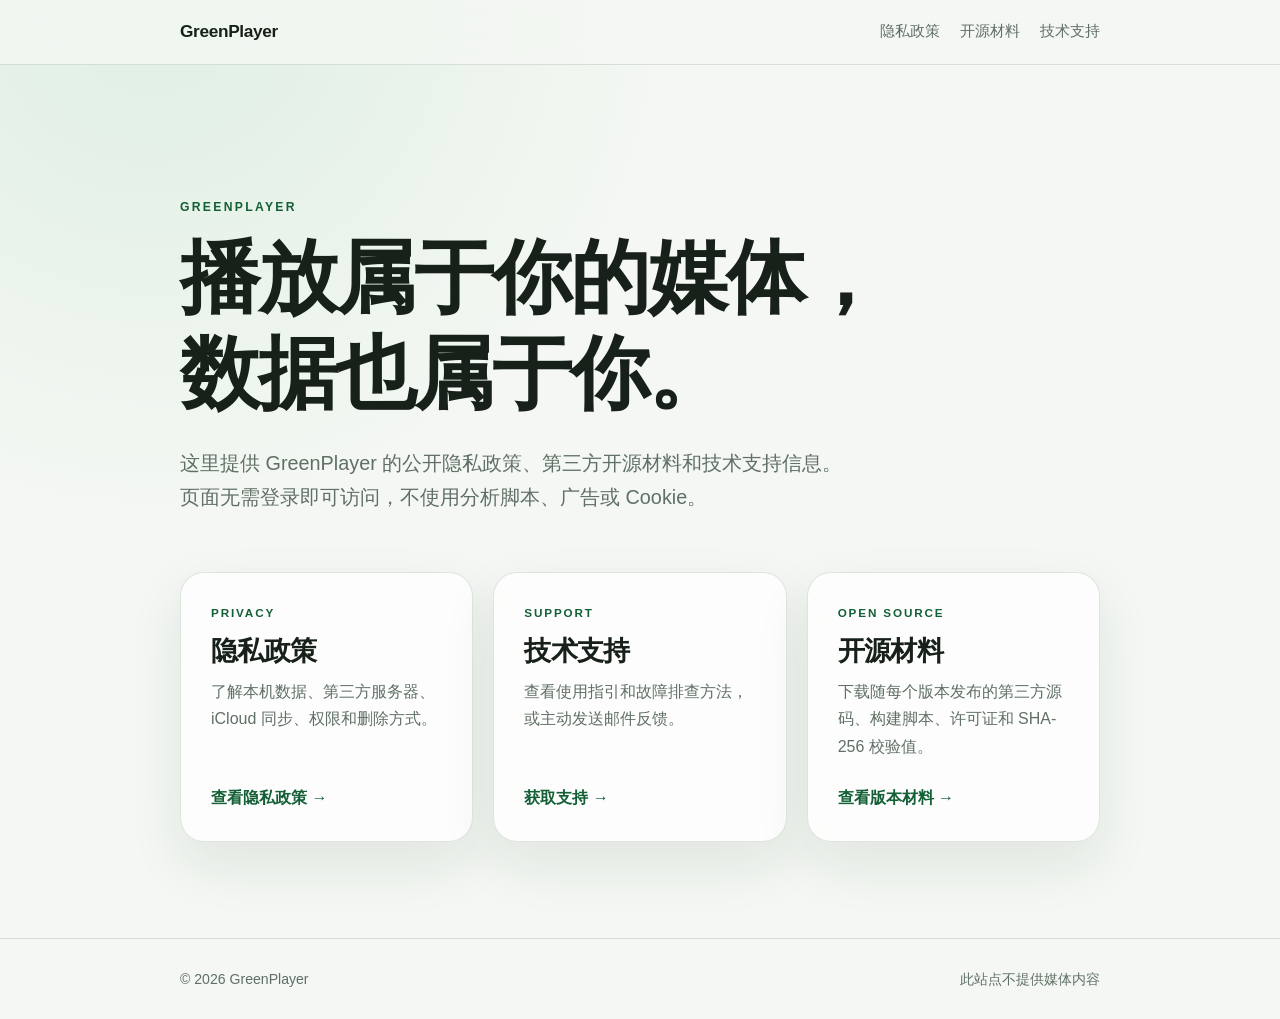
<file: index.html>
<!doctype html>
<html lang="zh-CN">
<head>
  <meta charset="utf-8">
  <meta name="viewport" content="width=device-width, initial-scale=1">
  <meta name="description" content="GreenPlayer 隐私政策、开源材料与支持中心">
  <title>GreenPlayer · 隐私、开源与支持</title>
  <link rel="stylesheet" href="assets/style.css">
</head>
<body>
  <header class="site-header">
    <div class="shell nav">
      <a class="brand" href="./" aria-label="GreenPlayer 首页">GreenPlayer</a>
      <nav aria-label="主要导航">
        <a href="privacy/">隐私政策</a>
        <a href="opensource/">开源材料</a>
        <a href="support/">技术支持</a>
      </nav>
    </div>
  </header>

  <main class="shell hero">
    <p class="eyebrow">GREENPLAYER</p>
    <h1>播放属于你的媒体，<br>数据也属于你。</h1>
    <p class="lead">这里提供 GreenPlayer 的公开隐私政策、第三方开源材料和技术支持信息。页面无需登录即可访问，不使用分析脚本、广告或 Cookie。</p>

    <div class="card-grid">
      <a class="card" href="privacy/">
        <span class="card-kicker">PRIVACY</span>
        <h2>隐私政策</h2>
        <p>了解本机数据、第三方服务器、iCloud 同步、权限和删除方式。</p>
        <span class="card-action">查看隐私政策 →</span>
      </a>
      <a class="card" href="support/">
        <span class="card-kicker">SUPPORT</span>
        <h2>技术支持</h2>
        <p>查看使用指引和故障排查方法，或主动发送邮件反馈。</p>
        <span class="card-action">获取支持 →</span>
      </a>
      <a class="card" href="opensource/">
        <span class="card-kicker">OPEN SOURCE</span>
        <h2>开源材料</h2>
        <p>下载随每个版本发布的第三方源码、构建脚本、许可证和 SHA-256 校验值。</p>
        <span class="card-action">查看版本材料 →</span>
      </a>
    </div>
  </main>

  <footer class="site-footer">
    <div class="shell footer-row">
      <span>© 2026 GreenPlayer</span>
      <span>此站点不提供媒体内容</span>
    </div>
  </footer>
</body>
</html>
</file>
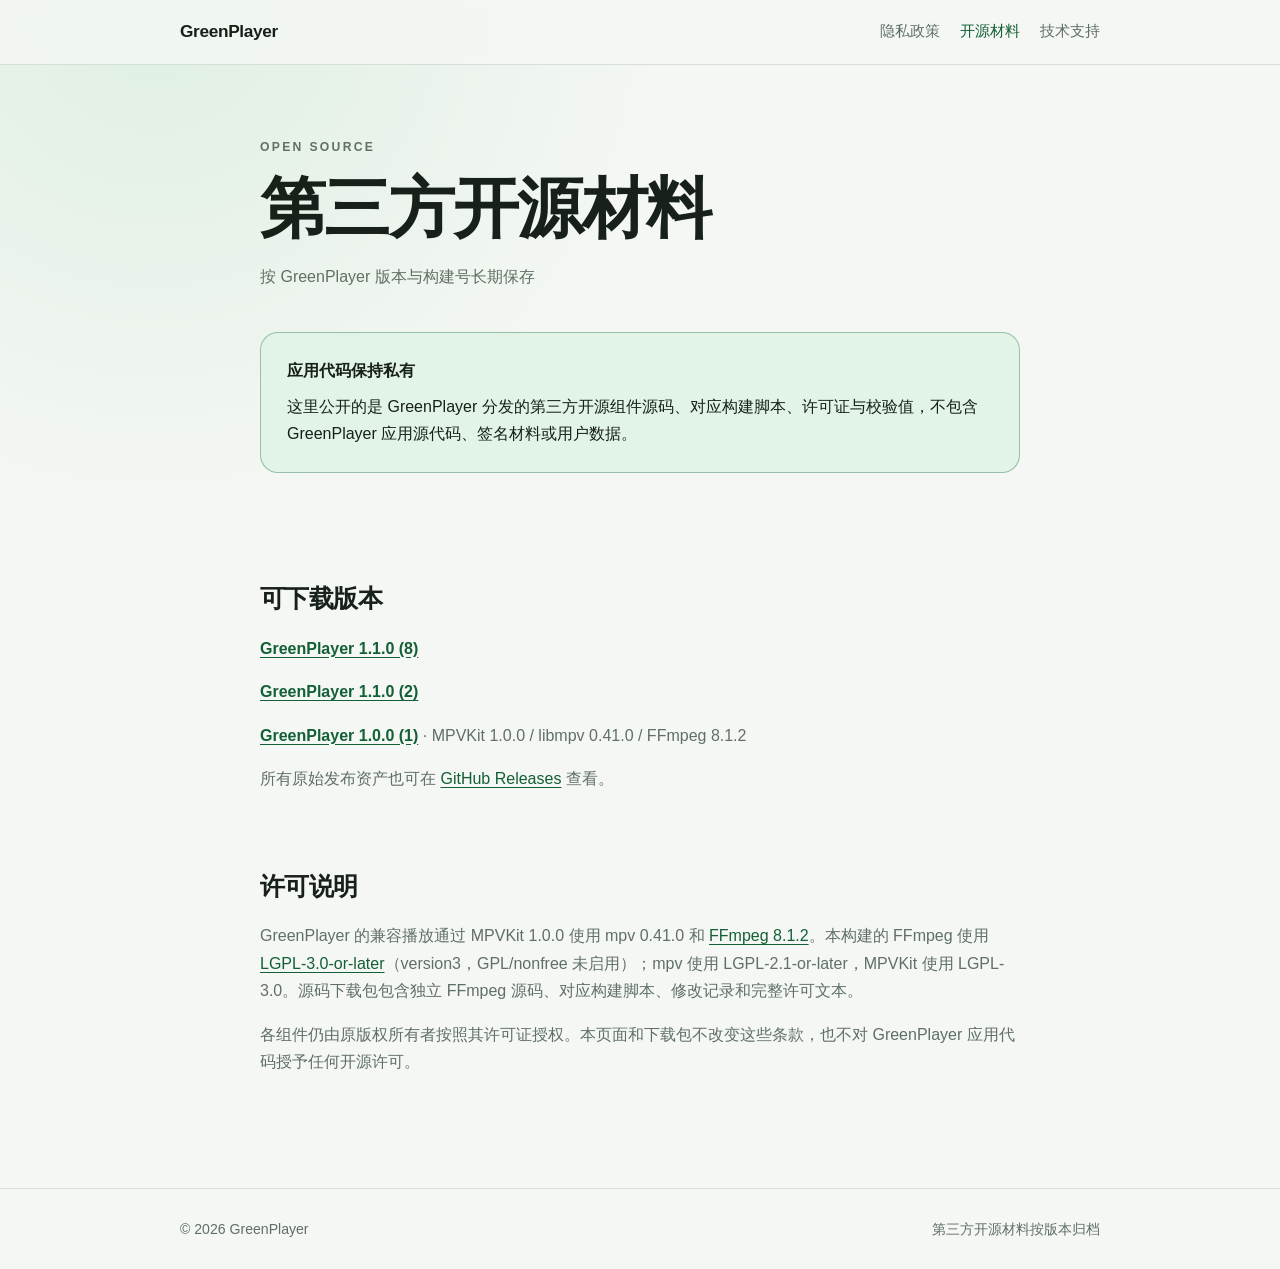
<file: opensource/index.html>
<!doctype html>
<html lang="zh-CN">
<head>
  <meta charset="utf-8">
  <meta name="viewport" content="width=device-width, initial-scale=1">
  <meta name="description" content="GreenPlayer 每个版本对应的第三方开源源码、构建与许可材料">
  <title>开源材料 · GreenPlayer</title>
  <link rel="stylesheet" href="../assets/style.css">
</head>
<body>
  <header class="site-header">
    <div class="shell nav">
      <a class="brand" href="../">GreenPlayer</a>
      <nav aria-label="主要导航">
        <a href="../privacy/">隐私政策</a>
        <a href="./" aria-current="page">开源材料</a>
        <a href="../support/">技术支持</a>
      </nav>
    </div>
  </header>

  <main class="shell document">
    <p class="eyebrow">OPEN SOURCE</p>
    <h1>第三方开源材料</h1>
    <p class="document-meta">按 GreenPlayer 版本与构建号长期保存</p>

    <div class="summary">
      <strong>应用代码保持私有</strong>
      <p>这里公开的是 GreenPlayer 分发的第三方开源组件源码、对应构建脚本、许可证与校验值，不包含 GreenPlayer 应用源代码、签名材料或用户数据。</p>
    </div>

    <section>
      <h2>可下载版本</h2>
      <!-- RELEASES:START -->
      <p><a href="1.1.0-8/"><strong>GreenPlayer 1.1.0 (8)</strong></a></p>
      <p><a href="1.1.0-2/"><strong>GreenPlayer 1.1.0 (2)</strong></a></p>
      <p><a href="1.0.0-1/"><strong>GreenPlayer 1.0.0 (1)</strong></a> · MPVKit 1.0.0 / libmpv 0.41.0 / FFmpeg 8.1.2</p>
      <!-- RELEASES:END -->
      <p>所有原始发布资产也可在 <a href="https://github.com/AKAGreen/greenplayer-support/releases">GitHub Releases</a> 查看。</p>
    </section>

    <section>
      <h2>许可说明</h2>
      <p>GreenPlayer 的兼容播放通过 MPVKit 1.0.0 使用 mpv 0.41.0 和 <a href="https://ffmpeg.org/">FFmpeg 8.1.2</a>。本构建的 FFmpeg 使用 <a href="https://www.gnu.org/licenses/lgpl-3.0.html">LGPL-3.0-or-later</a>（version3，GPL/nonfree 未启用）；mpv 使用 LGPL-2.1-or-later，MPVKit 使用 LGPL-3.0。源码下载包包含独立 FFmpeg 源码、对应构建脚本、修改记录和完整许可文本。</p>
      <p>各组件仍由原版权所有者按照其许可证授权。本页面和下载包不改变这些条款，也不对 GreenPlayer 应用代码授予任何开源许可。</p>
    </section>
  </main>

  <footer class="site-footer">
    <div class="shell footer-row">
      <span>© 2026 GreenPlayer</span>
      <span>第三方开源材料按版本归档</span>
    </div>
  </footer>
</body>
</html>
</file>
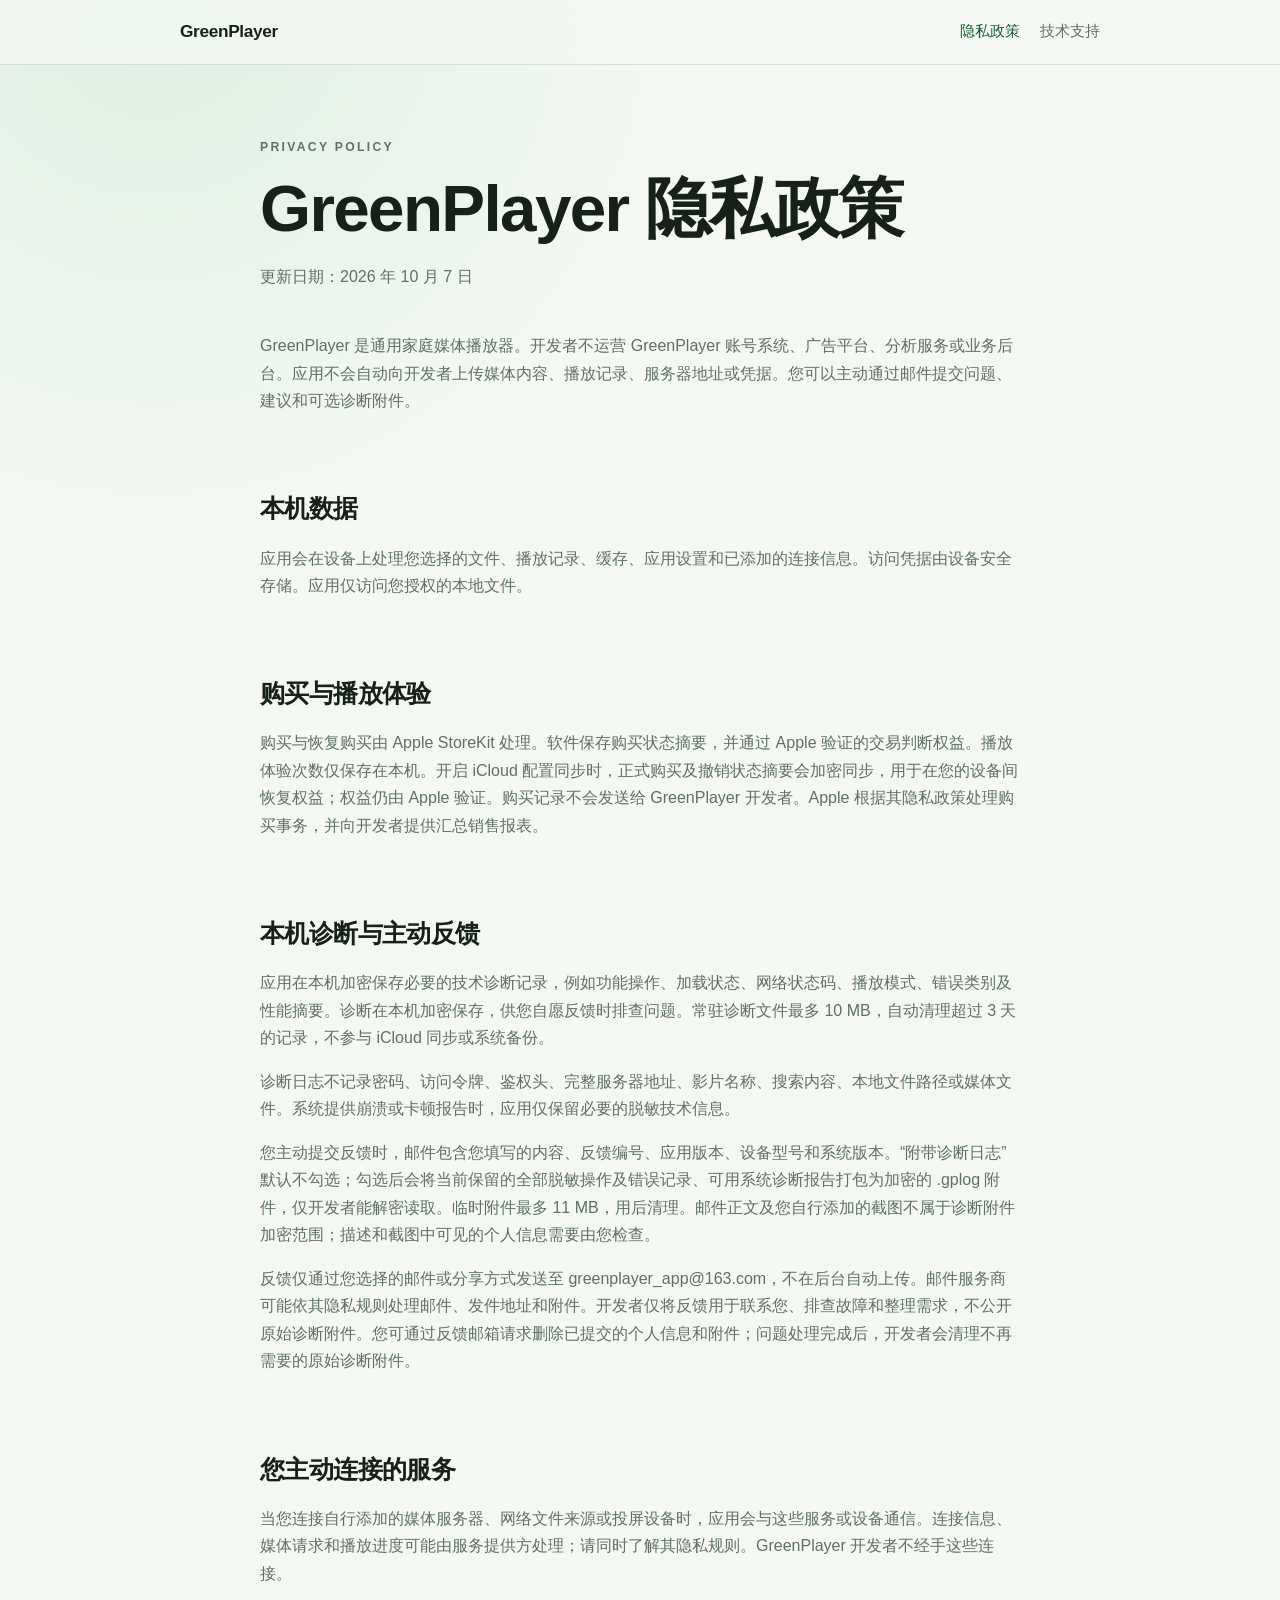
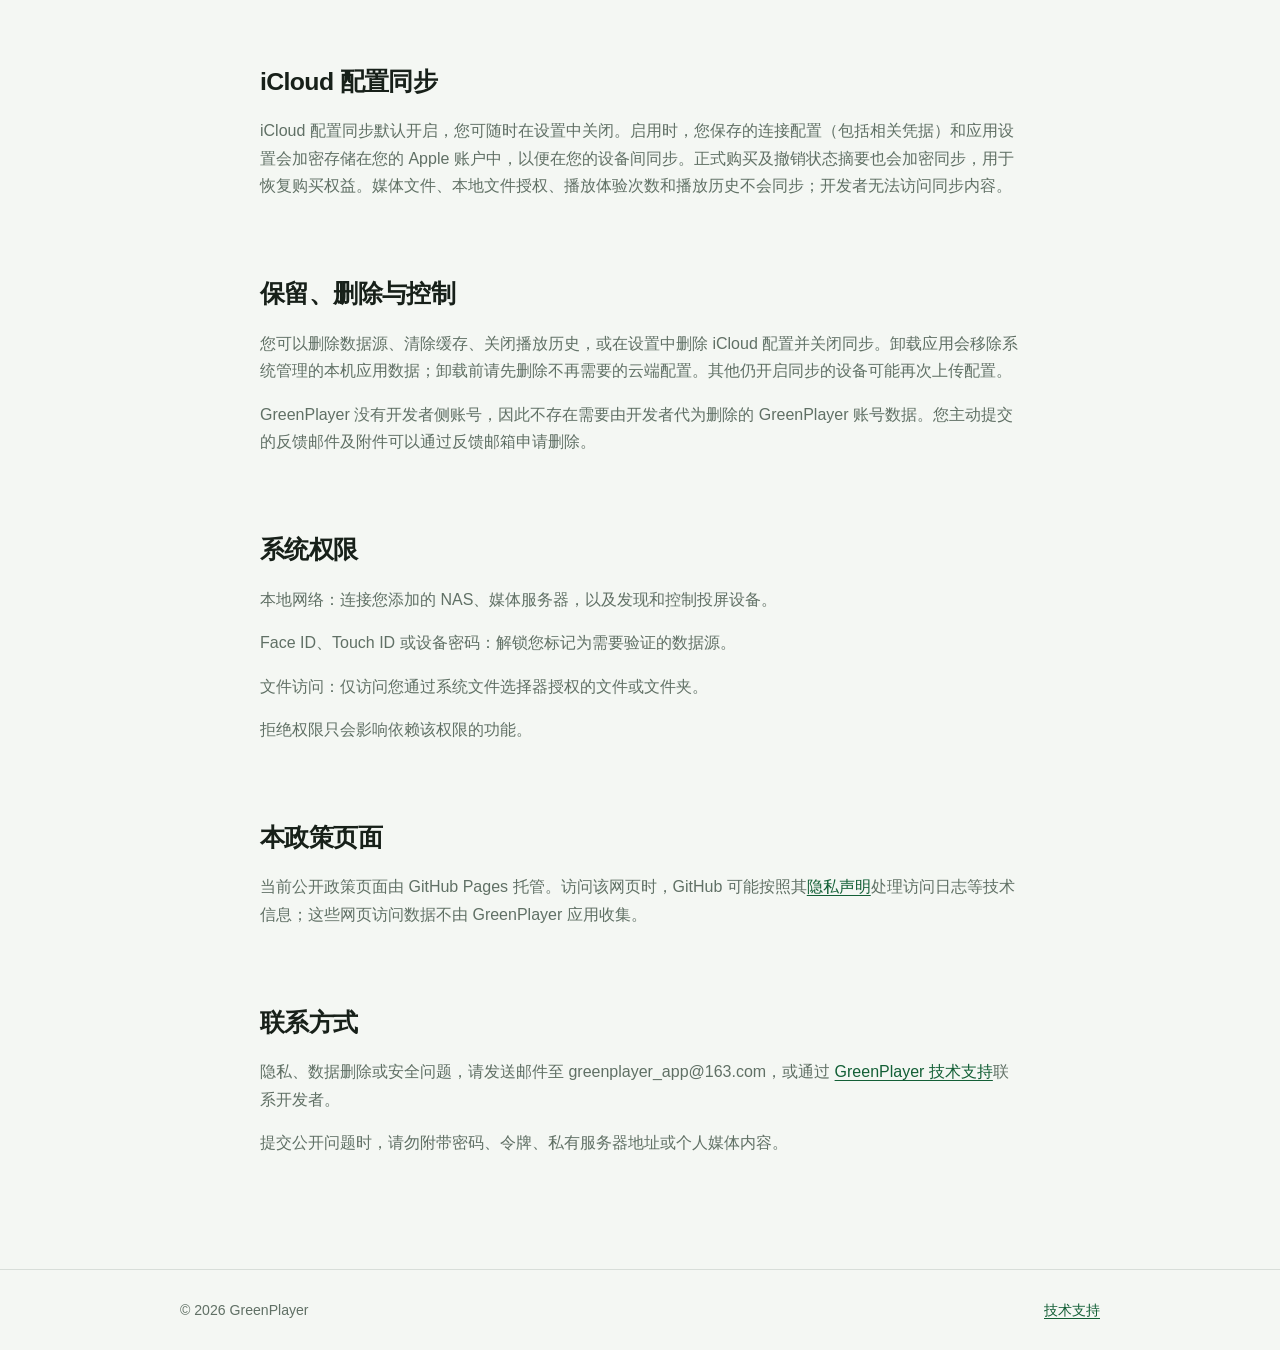
<file: privacy/index.html>
<!doctype html>
<html lang="zh-CN">
<head>
  <meta charset="utf-8">
  <meta name="viewport" content="width=device-width, initial-scale=1">
  <meta name="description" content="GreenPlayer 隐私政策">
  <link rel="canonical" href="https://akagreen.github.io/greenplayer-support/privacy/">
  <title>隐私政策 · GreenPlayer</title>
  <link rel="stylesheet" href="../assets/style.css">
</head>
<body>
  <header class="site-header">
    <div class="shell nav">
      <a class="brand" href="../">GreenPlayer</a>
      <nav aria-label="主要导航">
        <a aria-current="page" href="./">隐私政策</a>
        <a href="../support/">技术支持</a>
      </nav>
    </div>
  </header>

  <main class="shell document">
    <p class="eyebrow">PRIVACY POLICY</p>
    <h1>GreenPlayer 隐私政策</h1>
    <p class="document-meta">更新日期：2026 年 10 月 7 日</p>
<p>GreenPlayer 是通用家庭媒体播放器。开发者不运营 GreenPlayer 账号系统、广告平台、分析服务或业务后台。应用不会自动向开发者上传媒体内容、播放记录、服务器地址或凭据。您可以主动通过邮件提交问题、建议和可选诊断附件。</p>
<section><h2>本机数据</h2>
<p>应用会在设备上处理您选择的文件、播放记录、缓存、应用设置和已添加的连接信息。访问凭据由设备安全存储。应用仅访问您授权的本地文件。</p>
</section>
<section><h2>购买与播放体验</h2>
<p>购买与恢复购买由 Apple StoreKit 处理。软件保存购买状态摘要，并通过 Apple 验证的交易判断权益。播放体验次数仅保存在本机。开启 iCloud 配置同步时，正式购买及撤销状态摘要会加密同步，用于在您的设备间恢复权益；权益仍由 Apple 验证。购买记录不会发送给 GreenPlayer 开发者。Apple 根据其隐私政策处理购买事务，并向开发者提供汇总销售报表。</p>
</section>
<section><h2>本机诊断与主动反馈</h2>
<p>应用在本机加密保存必要的技术诊断记录，例如功能操作、加载状态、网络状态码、播放模式、错误类别及性能摘要。诊断在本机加密保存，供您自愿反馈时排查问题。常驻诊断文件最多 10 MB，自动清理超过 3 天的记录，不参与 iCloud 同步或系统备份。</p>
<p>诊断日志不记录密码、访问令牌、鉴权头、完整服务器地址、影片名称、搜索内容、本地文件路径或媒体文件。系统提供崩溃或卡顿报告时，应用仅保留必要的脱敏技术信息。</p>
<p>您主动提交反馈时，邮件包含您填写的内容、反馈编号、应用版本、设备型号和系统版本。“附带诊断日志”默认不勾选；勾选后会将当前保留的全部脱敏操作及错误记录、可用系统诊断报告打包为加密的 .gplog 附件，仅开发者能解密读取。临时附件最多 11 MB，用后清理。邮件正文及您自行添加的截图不属于诊断附件加密范围；描述和截图中可见的个人信息需要由您检查。</p>
<p>反馈仅通过您选择的邮件或分享方式发送至 greenplayer_app@163.com，不在后台自动上传。邮件服务商可能依其隐私规则处理邮件、发件地址和附件。开发者仅将反馈用于联系您、排查故障和整理需求，不公开原始诊断附件。您可通过反馈邮箱请求删除已提交的个人信息和附件；问题处理完成后，开发者会清理不再需要的原始诊断附件。</p>
</section>
<section><h2>您主动连接的服务</h2>
<p>当您连接自行添加的媒体服务器、网络文件来源或投屏设备时，应用会与这些服务或设备通信。连接信息、媒体请求和播放进度可能由服务提供方处理；请同时了解其隐私规则。GreenPlayer 开发者不经手这些连接。</p>
</section>
<section><h2>iCloud 配置同步</h2>
<p>iCloud 配置同步默认开启，您可随时在设置中关闭。启用时，您保存的连接配置（包括相关凭据）和应用设置会加密存储在您的 Apple 账户中，以便在您的设备间同步。正式购买及撤销状态摘要也会加密同步，用于恢复购买权益。媒体文件、本地文件授权、播放体验次数和播放历史不会同步；开发者无法访问同步内容。</p>
</section>
<section><h2>保留、删除与控制</h2>
<p>您可以删除数据源、清除缓存、关闭播放历史，或在设置中删除 iCloud 配置并关闭同步。卸载应用会移除系统管理的本机应用数据；卸载前请先删除不再需要的云端配置。其他仍开启同步的设备可能再次上传配置。</p>
<p>GreenPlayer 没有开发者侧账号，因此不存在需要由开发者代为删除的 GreenPlayer 账号数据。您主动提交的反馈邮件及附件可以通过反馈邮箱申请删除。</p>
</section>
<section><h2>系统权限</h2>
<p>本地网络：连接您添加的 NAS、媒体服务器，以及发现和控制投屏设备。</p>
<p>Face ID、Touch ID 或设备密码：解锁您标记为需要验证的数据源。</p>
<p>文件访问：仅访问您通过系统文件选择器授权的文件或文件夹。</p>
<p>拒绝权限只会影响依赖该权限的功能。</p>
</section>
<section><h2>本政策页面</h2>
<p>当前公开政策页面由 GitHub Pages 托管。访问该网页时，GitHub 可能按照其<a href="https://docs.github.com/en/site-policy/privacy-policies/github-general-privacy-statement">隐私声明</a>处理访问日志等技术信息；这些网页访问数据不由 GreenPlayer 应用收集。</p>
</section>
<section><h2>联系方式</h2>
<p>隐私、数据删除或安全问题，请发送邮件至 greenplayer_app@163.com，或通过 <a href="https://akagreen.github.io/greenplayer-support/support/">GreenPlayer 技术支持</a>联系开发者。</p>
<p>提交公开问题时，请勿附带密码、令牌、私有服务器地址或个人媒体内容。</p>

</section>
  </main>

  <footer class="site-footer">
    <div class="shell footer-row">
      <span>© 2026 GreenPlayer</span>
      <a href="../support/">技术支持</a>
    </div>
  </footer>
</body>
</html>
</file>
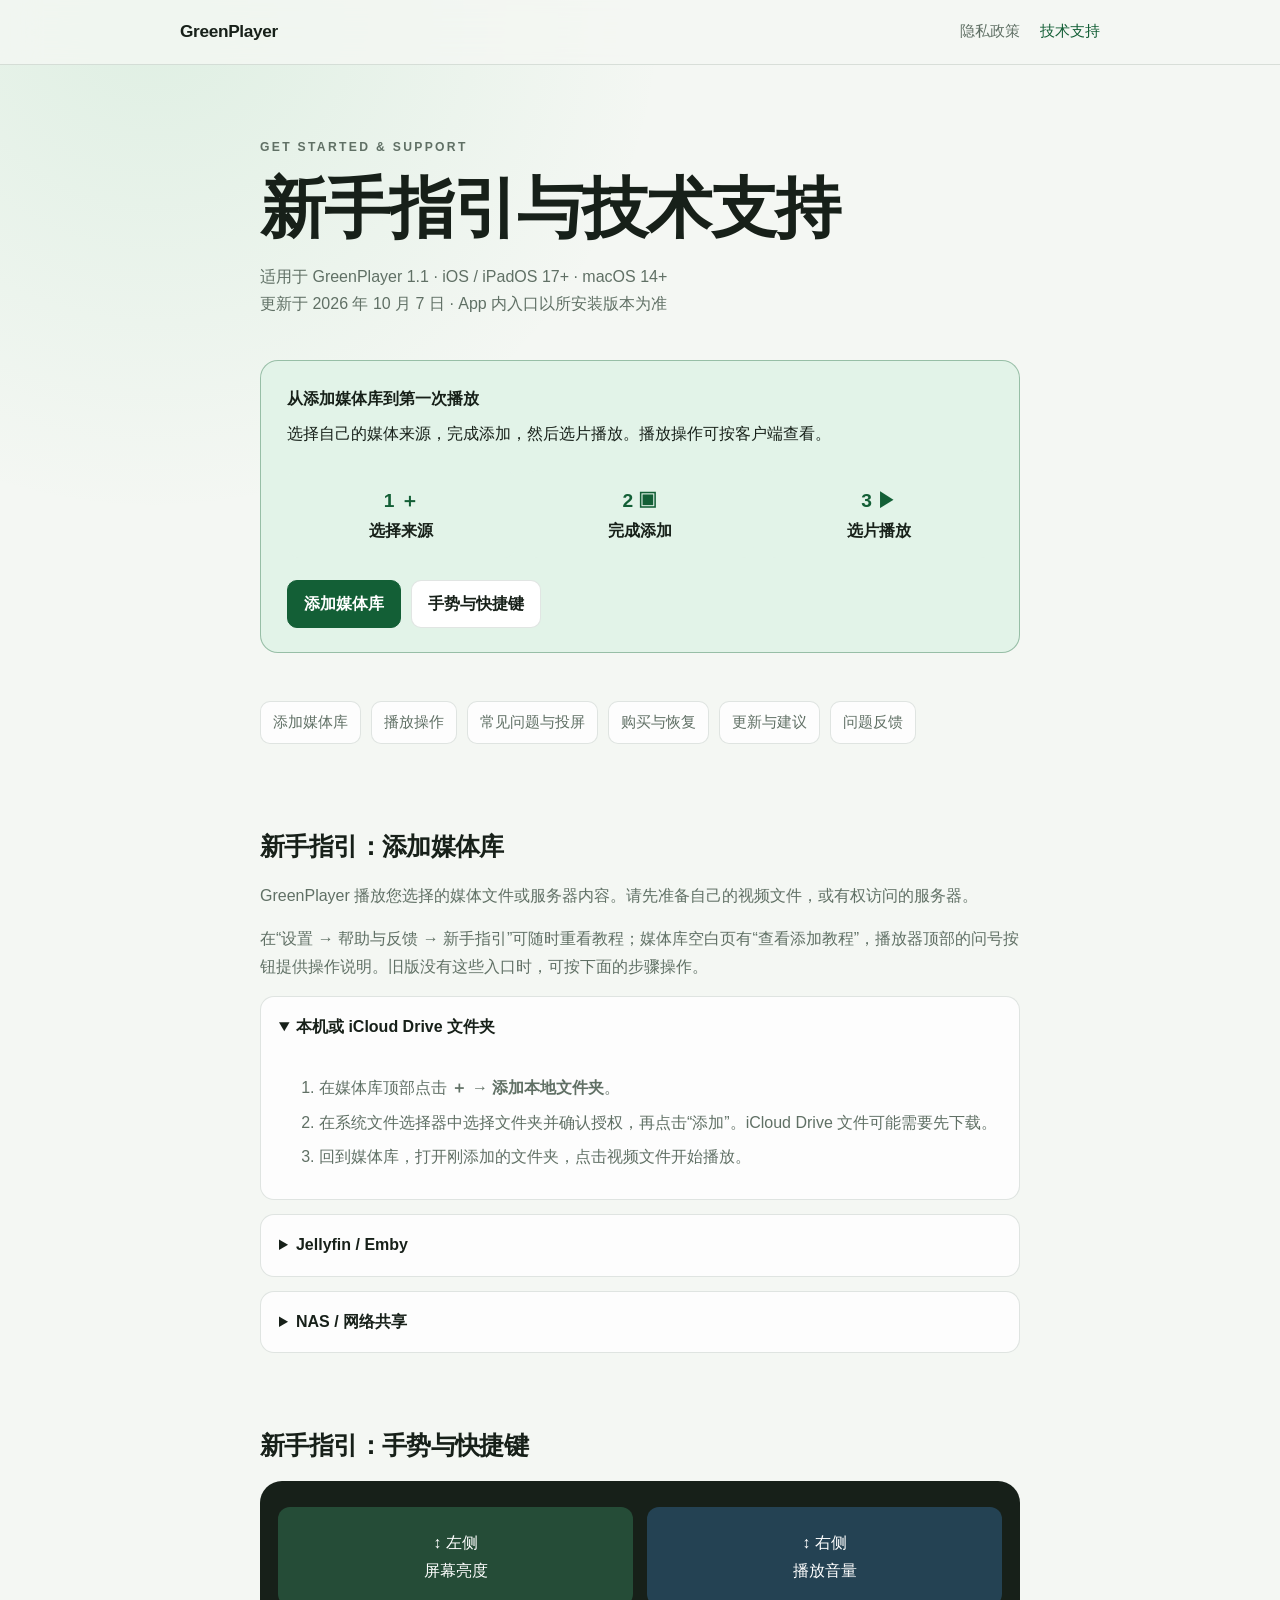
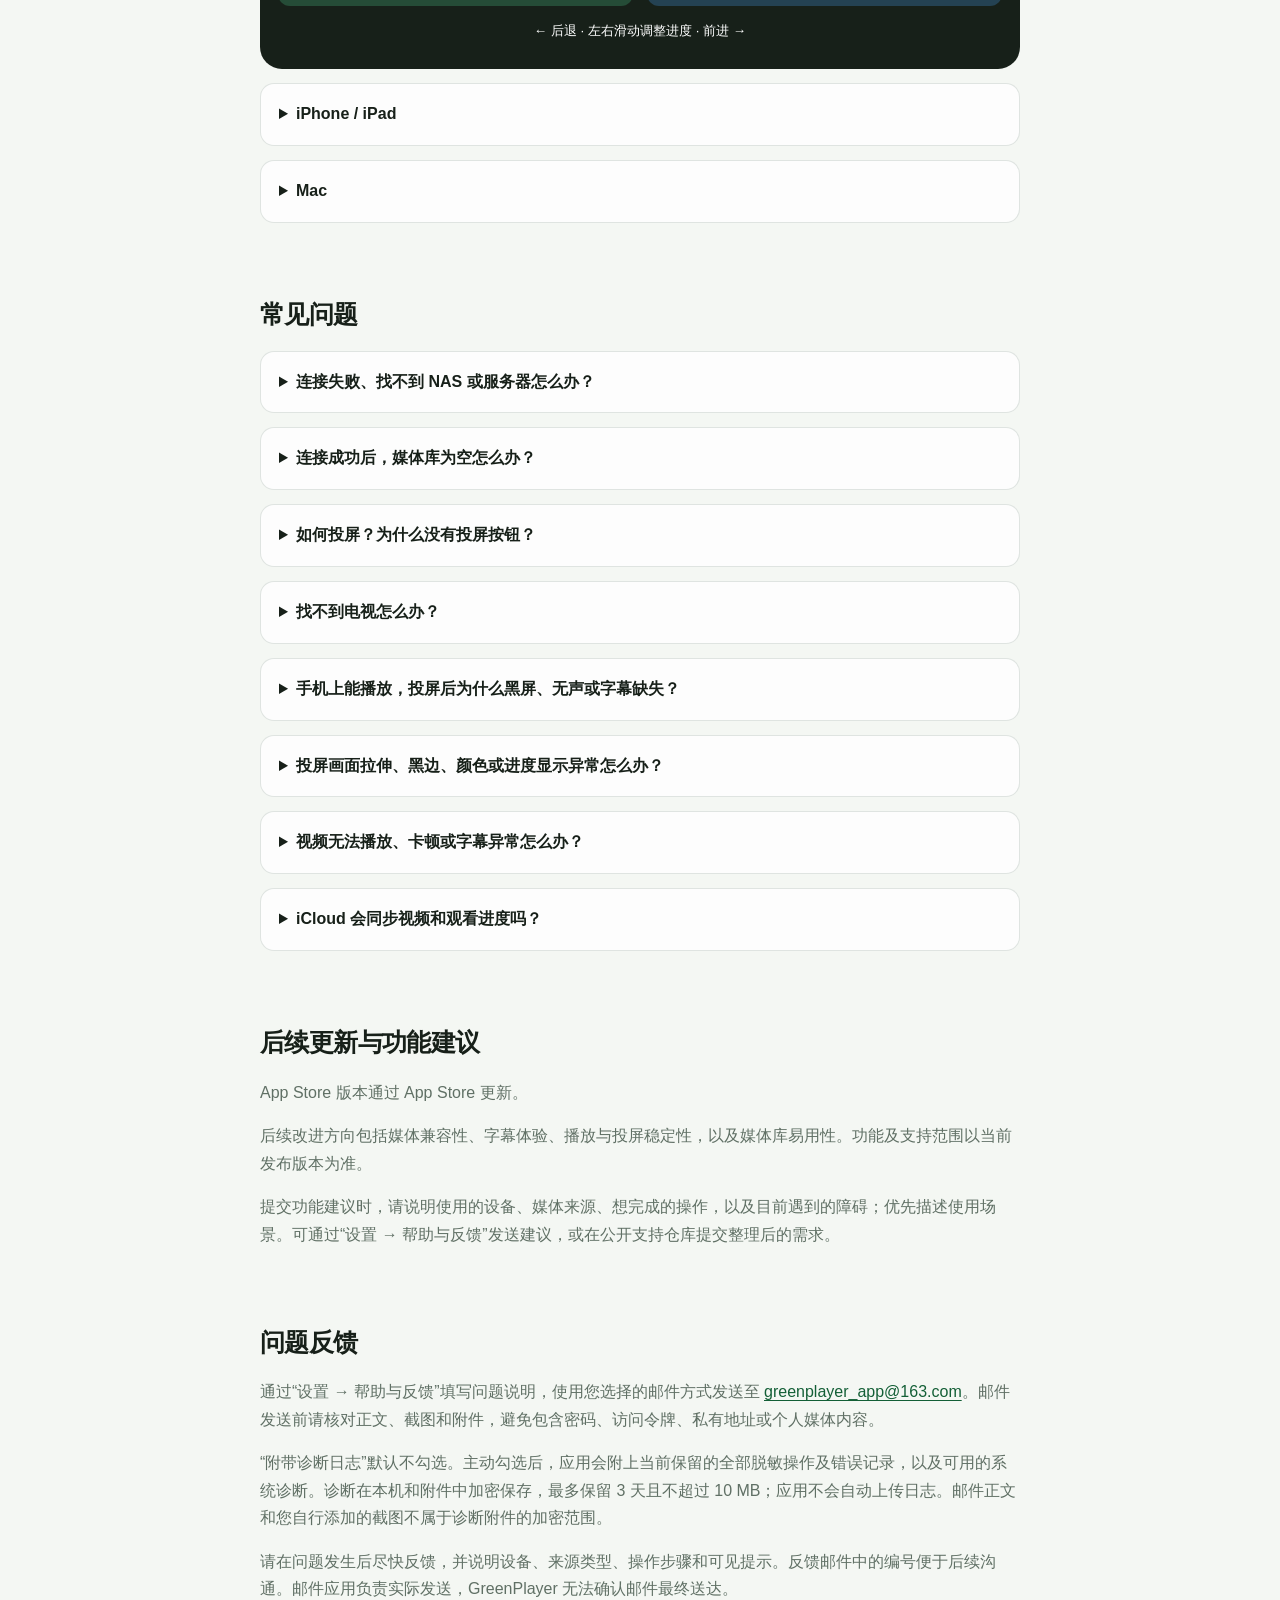
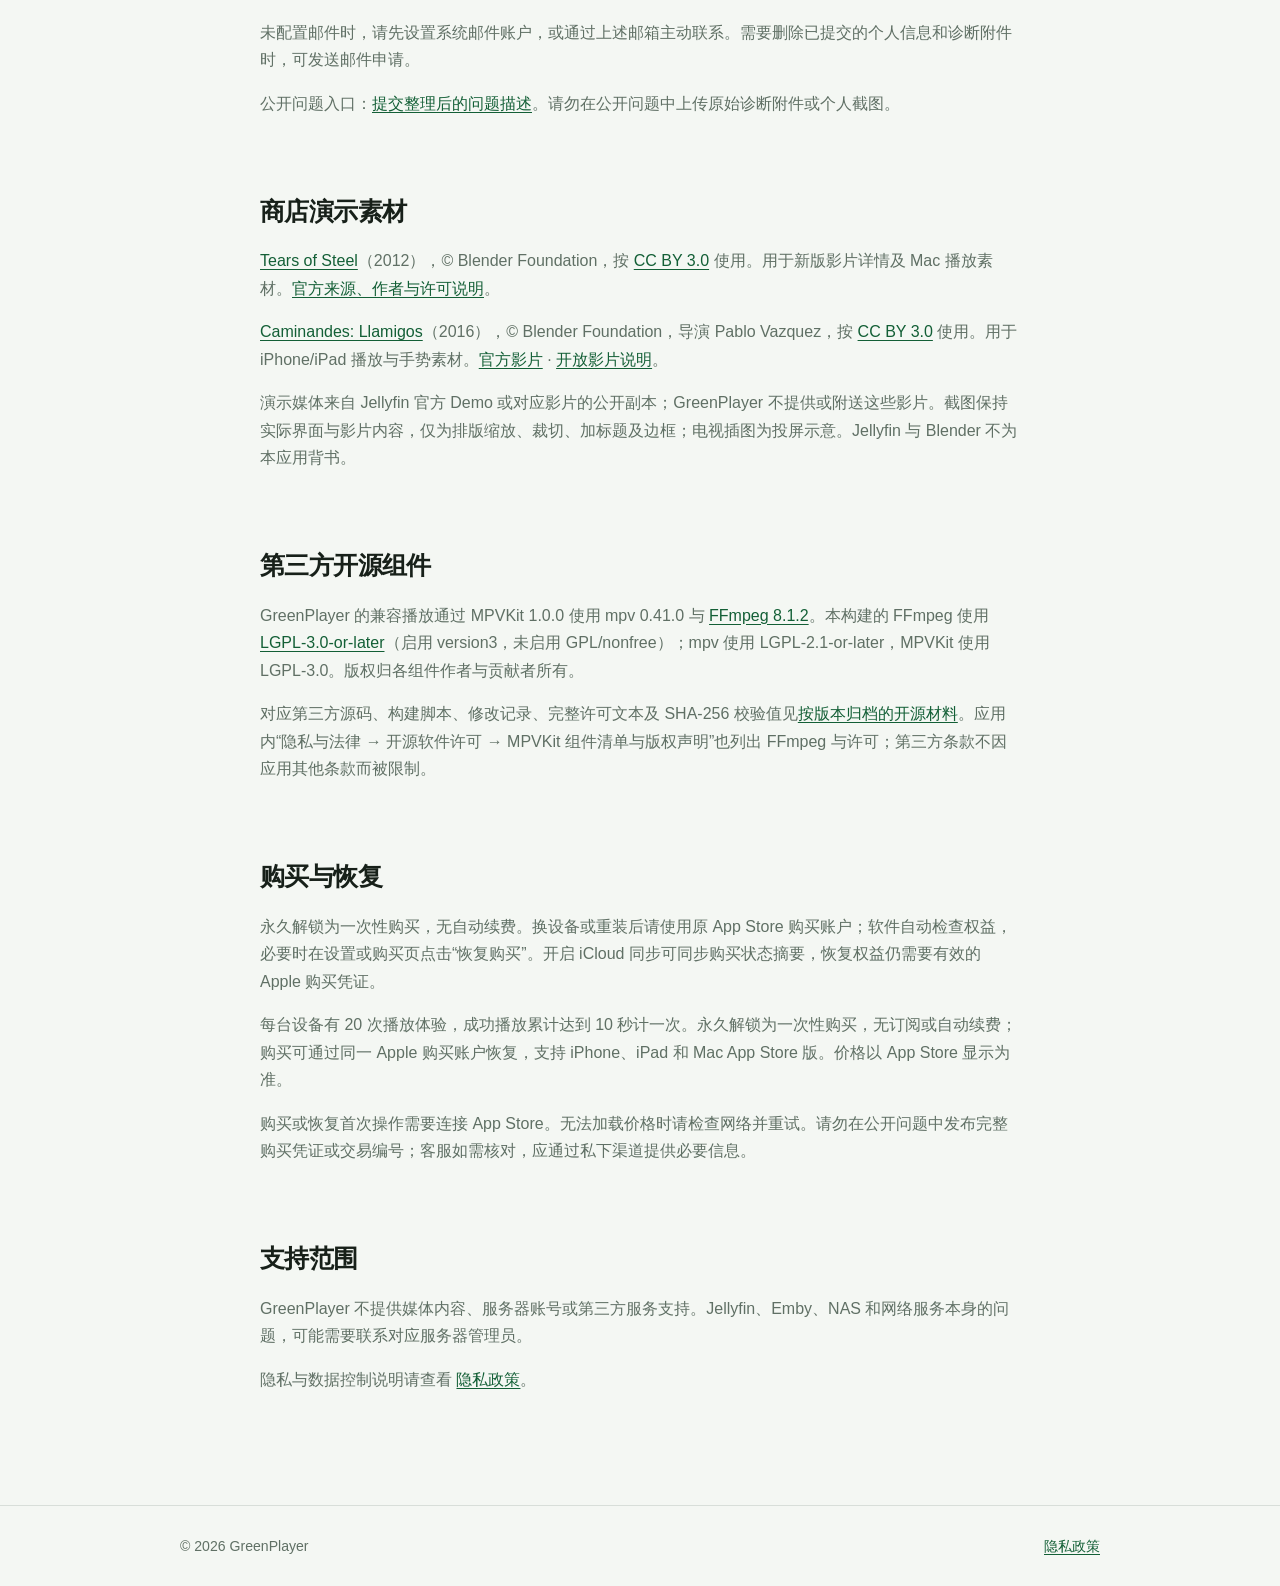
<file: support/index.html>
<!doctype html>
<html lang="zh-CN">
<head>
  <meta charset="utf-8">
  <meta name="viewport" content="width=device-width, initial-scale=1">
  <meta name="description" content="GreenPlayer 新手指引与常见问题：添加媒体库、各平台手势与快捷键、DLNA 投屏排障、购买恢复及 iCloud 同步。">
  <link rel="canonical" href="https://akagreen.github.io/greenplayer-support/support/">
  <title>新手指引与技术支持 · GreenPlayer</title>
  <link rel="stylesheet" href="../assets/style.css">
  <style>
    html { scroll-padding-top: 88px; }
    details { margin: 14px 0; border: 1px solid var(--line); border-radius: 14px; padding: 0 18px; background: var(--surface); }
    summary { padding: 18px 0; cursor: pointer; font-weight: 650; line-height: 1.55; }
    summary:focus-visible, a:focus-visible, .table-scroll:focus-visible { outline: 3px solid var(--accent); outline-offset: 4px; }
    details[open] { padding-bottom: 12px; }
    details p:first-of-type { margin-top: 0; }
    .contents { display: flex; flex-wrap: wrap; gap: 10px; margin: 24px 0; }
    .contents a { padding: 8px 12px; border: 1px solid var(--line); border-radius: 10px; background: var(--surface); text-decoration: none; }
    .steps { display: grid; grid-template-columns: repeat(3, 1fr); gap: 10px; margin: 22px 0; }
    .steps span { text-align: center; padding: 14px 8px; border-radius: 12px; background: var(--accent-soft); color: var(--text); font-weight: 650; }
    .steps small { display: block; color: var(--accent-strong); font-size: 1.2rem; }
    .gesture-map { display: grid; grid-template-columns: 1fr 1fr; gap: 14px; padding: 26px 18px; border-radius: 22px; background: #172019; color: #fff; text-align: center; }
    .gesture-map span { padding: 22px 12px; border-radius: 12px; background: #254c37; }
    .gesture-map span:nth-child(2) { background: #244253; }
    .gesture-map small { grid-column: 1 / -1; }
    .table-scroll { overflow-x: auto; }
    table { width: 100%; border-collapse: collapse; margin: 12px 0; font-size: .94rem; }
    th, td { text-align: left; vertical-align: top; padding: 12px 10px; border-bottom: 1px solid var(--line); }
    th { color: var(--text); } td { color: var(--muted); }
    th:first-child, td:first-child { width: 42%; }
    code { overflow-wrap: anywhere; padding: 2px 5px; border-radius: 4px; background: var(--accent-soft); font-size: .9em; }
    p, li { overflow-wrap: anywhere; }
    @media (max-width: 480px) { details { padding-inline: 14px; } .steps { grid-template-columns: 1fr; } .gesture-map { padding: 18px 12px; gap: 10px; } th, td { padding: 10px 6px; } }
    @media (prefers-reduced-motion: reduce) { html { scroll-behavior: auto; } }
  </style>
</head>
<body>
  <a href="#main" class="button" style="position:absolute;left:-10000px" onfocus="this.style.left='12px'" onblur="this.style.left='-10000px'">跳到正文</a>
  <header class="site-header"><div class="shell nav">
    <a class="brand" href="../">GreenPlayer</a>
    <nav aria-label="主要导航"><a href="../privacy/">隐私政策</a><a aria-current="page" href="./">技术支持</a></nav>
  </div></header>
  <main id="main" class="shell document">
    <p class="eyebrow">GET STARTED &amp; SUPPORT</p>
    <h1>新手指引与技术支持</h1>
    <p class="document-meta">适用于 GreenPlayer 1.1 · iOS / iPadOS 17+ · macOS 14+<br>更新于 2026 年 10 月 7 日 · App 内入口以所安装版本为准</p>
    <aside class="summary"><strong>从添加媒体库到第一次播放</strong>
      <p>选择自己的媒体来源，完成添加，然后选片播放。播放操作可按客户端查看。</p>
      <div class="steps" aria-label="添加流程"><span><small>1 ＋</small>选择来源</span><span><small>2 ▣</small>完成添加</span><span><small>3 ▶</small>选片播放</span></div>
      <div class="button-row"><a class="button primary" href="#adding">添加媒体库</a><a class="button" href="#controls">手势与快捷键</a></div>
    </aside>
    <nav class="contents" aria-label="支持页目录"><a href="#adding">添加媒体库</a><a href="#controls">播放操作</a><a href="#faq">常见问题与投屏</a><a href="#purchase">购买与恢复</a><a href="#updates">更新与建议</a><a href="#feedback">问题反馈</a></nav>
<section id="adding"><h2>新手指引：添加媒体库</h2>
<p>GreenPlayer 播放您选择的媒体文件或服务器内容。请先准备自己的视频文件，或有权访问的服务器。</p>
<p>在“设置 → 帮助与反馈 → 新手指引”可随时重看教程；媒体库空白页有“查看添加教程”，播放器顶部的问号按钮提供操作说明。旧版没有这些入口时，可按下面的步骤操作。</p>
<details open><summary>本机或 iCloud Drive 文件夹</summary>
<ol><li>在媒体库顶部点击 <strong>＋ → 添加本地文件夹</strong>。</li><li>在系统文件选择器中选择文件夹并确认授权，再点击“添加”。iCloud Drive 文件可能需要先下载。</li><li>回到媒体库，打开刚添加的文件夹，点击视频文件开始播放。</li></ol>
</details>
<details><summary>Jellyfin / Emby</summary>
<ol><li>在媒体库顶部点击 <strong>＋</strong>，根据服务器选择 Jellyfin 或 Emby。</li><li>填写主机、端口、协议和服务器账号，点击“连接”。这是媒体服务器的账号，GreenPlayer 不需要注册账号。</li><li>打开刚添加的服务器，点击影片海报，在详情页点击“播放”；剧集可先选择一集。</li></ol>
<p>示例地址 <code>http://192.168.1.20:8096</code>：主机填 <code>192.168.1.20</code>，端口填 <code>8096</code>，协议选 HTTP。主机不包含协议、端口或路径；若地址末尾有 <code>/jellyfin</code> 等路径，请单独填写“路径”，否则留空。端口以实际服务器设置为准。跨互联网连接请使用 HTTPS。</p>
</details>
<details><summary>NAS / 网络共享</summary>
<ol><li>在媒体库顶部点击 <strong>＋</strong>，根据 NAS 已开启的服务选择 SMB、WebDAV 或 FTP。</li><li>填写域名或 IP、服务端口、共享名称或目录路径，以及有访问权限的账号，点击“添加”。</li><li>打开刚添加的来源，进入视频所在目录，点击文件播放。</li></ol>
<p>示例 <code>smb://192.168.1.20/Movies</code>：主机填 <code>192.168.1.20</code>，端口通常为 <code>445</code>，共享名称填 <code>Movies</code>。共享名称留空时会先列出可访问的共享。WebDAV 的目录路径由服务提供方指定；FTP 请在可信网络中使用。</p>
</details>
</section>
<section id="controls"><h2>新手指引：手势与快捷键</h2><div class="gesture-map" role="img" aria-label="手机和平板画面左侧上下滑动调亮度，右侧上下滑动调音量，左右滑动调进度"><span>↕ 左侧<br>屏幕亮度</span><span>↕ 右侧<br>播放音量</span><small>← 后退 · 左右滑动调整进度 · 前进 →</small></div>
<details><summary>iPhone / iPad</summary>
<div class="table-scroll" tabindex="0" role="region" aria-label="操作说明"><table><thead><tr><th scope="col">操作</th><th scope="col">功能</th></tr></thead><tbody>
<tr><td>单击画面</td><td>显示或隐藏控制栏</td></tr>
<tr><td>双击画面</td><td>播放或暂停</td></tr>
<tr><td>单指或双指左右滑动</td><td>调整进度；向右前进，向左后退</td></tr>
<tr><td>画面左侧上下滑动</td><td>调整屏幕亮度；向上增加，向下减少</td></tr>
<tr><td>画面右侧上下滑动</td><td>调整音量；向上增加，向下减少</td></tr>
<tr><td>长按画面左侧 / 右侧</td><td>持续快退 / 快进扫描，松手结束</td></tr>
</tbody></table></div>
<p>请在画面中部操作，避开顶部、底部按钮和中央分界处。长按扫描用于快速移动播放位置；正常播放速度请通过倍速菜单调整。</p>
<p>iPad 外接键盘可用空格播放或暂停，左右方向键按设置的跳转间隔后退或前进。请保持播放器位于前台，且未在输入框中编辑文字。</p>
</details>
<details><summary>Mac</summary>
<div class="table-scroll" tabindex="0" role="region" aria-label="操作说明"><table><thead><tr><th scope="col">操作</th><th scope="col">功能</th></tr></thead><tbody>
<tr><td>空格</td><td>播放或暂停</td></tr>
<tr><td>← / →</td><td>后退或前进，秒数跟随“设置 → 跳转间隔”</td></tr>
<tr><td>↑ / ↓</td><td>增大或减小音量</td></tr>
<tr><td>Esc</td><td>关闭播放；有帮助弹窗时先关闭弹窗</td></tr>
<tr><td>单击画面</td><td>显示或隐藏控制栏</td></tr>
<tr><td>双击画面</td><td>进入或退出全屏</td></tr>
<tr><td>触控板双指左右滑动</td><td>调整进度；向右前进，向左后退</td></tr>
<tr><td>触控板双指上下滑动</td><td>调整音量；向上增加，向下减少</td></tr>
</tbody></table></div>
<p>触控板操作时请将指针放在播放器窗口内。这些手势与快捷键用于 App 内播放；投屏时请使用投屏遥控界面的可用控制。</p>
</details>
</section>
<section id="faq"><h2>常见问题</h2>
<details><summary>连接失败、找不到 NAS 或服务器怎么办？</summary>
<p>先确认主机、端口、协议、路径和账号正确，服务器已开机且服务已启用。局域网连接需设备之间网络互通，并允许 GreenPlayer 使用本地网络。访客 Wi-Fi、AP 隔离、VPN 或 VLAN 规则可能阻止访问。跨互联网连接需由您或管理员正确配置访问地址和有效 HTTPS 证书。</p>
</details>
<details><summary>连接成功后，媒体库为空怎么办？</summary>
<p>确认服务器中已添加媒体库并完成扫描，且当前账号有权访问该媒体库。文件来源则检查共享名称、目录路径和账号权限。加密来源可能被隐藏，点击媒体库顶部锁按钮并完成身份验证后查看；Jellyfin / Emby 内容可使用刷新按钮重新加载。</p>
</details>
<details><summary>如何投屏？为什么没有投屏按钮？</summary>
<p>当前支持 Jellyfin / Emby 媒体服务器内容的 DLNA 投屏。播放影片后，点击播放器顶部电视图标，选择同一局域网内已启用 DLNA 接收功能的设备。投屏后使用遥控界面播放、暂停、拖动进度或停止；控制能力取决于接收设备。</p>
<p>本地文件夹、SMB、WebDAV 和 FTP 来源目前没有 DLNA 投屏入口；应用没有将这些文件转发给电视的本地媒体服务。当前投屏入口用于 DLNA，不包含 AirPlay 或 Chromecast 协议。</p>
</details>
<details><summary>找不到电视怎么办？</summary>
<p>确认电视与手机、平板或 Mac 在同一局域网，电视已开启 DLNA 接收，并已允许 GreenPlayer 使用本地网络。检查路由器是否限制组播或设备互访。电视有线连接、手机无线连接也可以，只要路由器允许它们相互发现和访问。</p>
</details>
<details><summary>手机上能播放，投屏后为什么黑屏、无声或字幕缺失？</summary>
<p>DLNA 投屏时，接收设备直接读取媒体地址并负责解码，手机的播放模式不会替电视解码。电视可能不支持视频编码、音轨、字幕格式或媒体封装；电视也必须能访问服务器地址，不能依赖只有手机能用的 VPN、请求头或登录方式。</p>
<p>尝试更换音轨、字幕或使用常见的 H.264/AAC MP4 文件确认设备能力。Jellyfin / Emby 服务端转换需要服务器和账号允许；转码能否解决还取决于服务器生成的流和电视支持范围。App 内兼容播放模式或外挂字幕的本机渲染能力不会自动转移到电视。</p>
</details>
<details><summary>投屏画面拉伸、黑边、颜色或进度显示异常怎么办？</summary>
<p>画面比例与颜色受视频本身、电视显示设置、HDR 支持和服务器输出影响。先检查电视的画面比例设置，关闭强制拉伸，并用普通 SDR 视频对照；原片自带黑边可能属于正常画面。</p>
<p>部分 DLNA 接收设备不能完整上报播放状态、时长或进度，遥控界面可能延迟，拖动也可能不可用。App 内画面比例设置不会直接改变电视画面。反馈时请提供电视型号、服务器类型、编码信息和具体异常表现。</p>
</details>
<details><summary>视频无法播放、卡顿或字幕异常怎么办？</summary>
<p>先在设置中将播放模式设为“自动”，检查网络速度和服务器负载。Jellyfin / Emby 可尝试较低清晰度；是否可以切换取决于服务器提供的播放方案和账号权限。字幕或音轨异常时，从播放器菜单选择其他轨道。反馈时请注明封装、视频/音频编码、字幕格式和具体表现。</p>
</details>
<details><summary>iCloud 会同步视频和观看进度吗？</summary>
<p>新安装时 iCloud 配置同步默认开启，可以在设置中关闭。同步的是加密的连接配置和相关偏好，不上传视频文件，也不通过这项功能同步观看历史。Jellyfin / Emby 观看进度由媒体服务器记录。本地文件夹在另一台设备上可能需要重新授权访问。</p>
<p>配置未同步时，请检查设备是否登录同一 Apple 账户、iCloud 钥匙串是否可用，以及设置中的同步状态。Apple 账户变化后，按应用提示确认当前账户。开启同步后，购买状态摘要也会加密同步，权益仍由 Apple 购买账户与有效购买凭证决定。</p>
</details>
</section>
<section id="updates"><h2>后续更新与功能建议</h2>
<p>App Store 版本通过 App Store 更新。</p>
<p>后续改进方向包括媒体兼容性、字幕体验、播放与投屏稳定性，以及媒体库易用性。功能及支持范围以当前发布版本为准。</p>
<p>提交功能建议时，请说明使用的设备、媒体来源、想完成的操作，以及目前遇到的障碍；优先描述使用场景。可通过“设置 → 帮助与反馈”发送建议，或在公开支持仓库提交整理后的需求。</p>
</section>
<section id="feedback"><h2>问题反馈</h2>
<p>通过“设置 → 帮助与反馈”填写问题说明，使用您选择的邮件方式发送至 <a href="mailto:greenplayer_app@163.com">greenplayer_app@163.com</a>。邮件发送前请核对正文、截图和附件，避免包含密码、访问令牌、私有地址或个人媒体内容。</p>
<p>“附带诊断日志”默认不勾选。主动勾选后，应用会附上当前保留的全部脱敏操作及错误记录，以及可用的系统诊断。诊断在本机和附件中加密保存，最多保留 3 天且不超过 10 MB；应用不会自动上传日志。邮件正文和您自行添加的截图不属于诊断附件的加密范围。</p>
<p>请在问题发生后尽快反馈，并说明设备、来源类型、操作步骤和可见提示。反馈邮件中的编号便于后续沟通。邮件应用负责实际发送，GreenPlayer 无法确认邮件最终送达。</p>
<p>未配置邮件时，请先设置系统邮件账户，或通过上述邮箱主动联系。需要删除已提交的个人信息和诊断附件时，可发送邮件申请。</p>
<p>公开问题入口：<a href="https://github.com/AKAGreen/greenplayer-support/issues/new">提交整理后的问题描述</a>。请勿在公开问题中上传原始诊断附件或个人截图。</p>
</section>
<section id="media-credits"><h2>商店演示素材</h2>
<p><a href="https://mango.blender.org/about/">Tears of Steel</a>（2012），© Blender Foundation，按 <a href="https://creativecommons.org/licenses/by/3.0/">CC BY 3.0</a> 使用。用于新版影片详情及 Mac 播放素材。<a href="https://mango.blender.org/about/">官方来源、作者与许可说明</a>。</p>
<p><a href="https://caminandes.com/">Caminandes: Llamigos</a>（2016），© Blender Foundation，导演 Pablo Vazquez，按 <a href="https://creativecommons.org/licenses/by/3.0/">CC BY 3.0</a> 使用。用于 iPhone/iPad 播放与手势素材。<a href="https://www.youtube.com/watch?v=SkVqJ1SGeL0">官方影片</a> · <a href="https://studio.blender.org/blog/caminandes-3-caminandes-on-creative-commons-blog/">开放影片说明</a>。</p>
<p>演示媒体来自 Jellyfin 官方 Demo 或对应影片的公开副本；GreenPlayer 不提供或附送这些影片。截图保持实际界面与影片内容，仅为排版缩放、裁切、加标题及边框；电视插图为投屏示意。Jellyfin 与 Blender 不为本应用背书。</p>
</section>
<section id="open-source"><h2>第三方开源组件</h2>
<p>GreenPlayer 的兼容播放通过 MPVKit 1.0.0 使用 mpv 0.41.0 与 <a href="https://ffmpeg.org/">FFmpeg 8.1.2</a>。本构建的 FFmpeg 使用 <a href="https://www.gnu.org/licenses/lgpl-3.0.html">LGPL-3.0-or-later</a>（启用 version3，未启用 GPL/nonfree）；mpv 使用 LGPL-2.1-or-later，MPVKit 使用 LGPL-3.0。版权归各组件作者与贡献者所有。</p>
<p>对应第三方源码、构建脚本、修改记录、完整许可文本及 SHA-256 校验值见<a href="../opensource/">按版本归档的开源材料</a>。应用内“隐私与法律 → 开源软件许可 → MPVKit 组件清单与版权声明”也列出 FFmpeg 与许可；第三方条款不因应用其他条款而被限制。</p>
</section>
<section id="purchase"><h2>购买与恢复</h2>
<p>永久解锁为一次性购买，无自动续费。换设备或重装后请使用原 App Store 购买账户；软件自动检查权益，必要时在设置或购买页点击“恢复购买”。开启 iCloud 同步可同步购买状态摘要，恢复权益仍需要有效的 Apple 购买凭证。</p>
<p>每台设备有 20 次播放体验，成功播放累计达到 10 秒计一次。永久解锁为一次性购买，无订阅或自动续费；购买可通过同一 Apple 购买账户恢复，支持 iPhone、iPad 和 Mac App Store 版。价格以 App Store 显示为准。</p>
<p>购买或恢复首次操作需要连接 App Store。无法加载价格时请检查网络并重试。请勿在公开问题中发布完整购买凭证或交易编号；客服如需核对，应通过私下渠道提供必要信息。</p>

</section>
    <section><h2>支持范围</h2><p>GreenPlayer 不提供媒体内容、服务器账号或第三方服务支持。Jellyfin、Emby、NAS 和网络服务本身的问题，可能需要联系对应服务器管理员。</p><p>隐私与数据控制说明请查看 <a href="../privacy/">隐私政策</a>。</p></section>
  </main>
  <footer class="site-footer"><div class="shell footer-row"><span>© 2026 GreenPlayer</span><a href="../privacy/">隐私政策</a></div></footer>
</body>
</html>
</file>
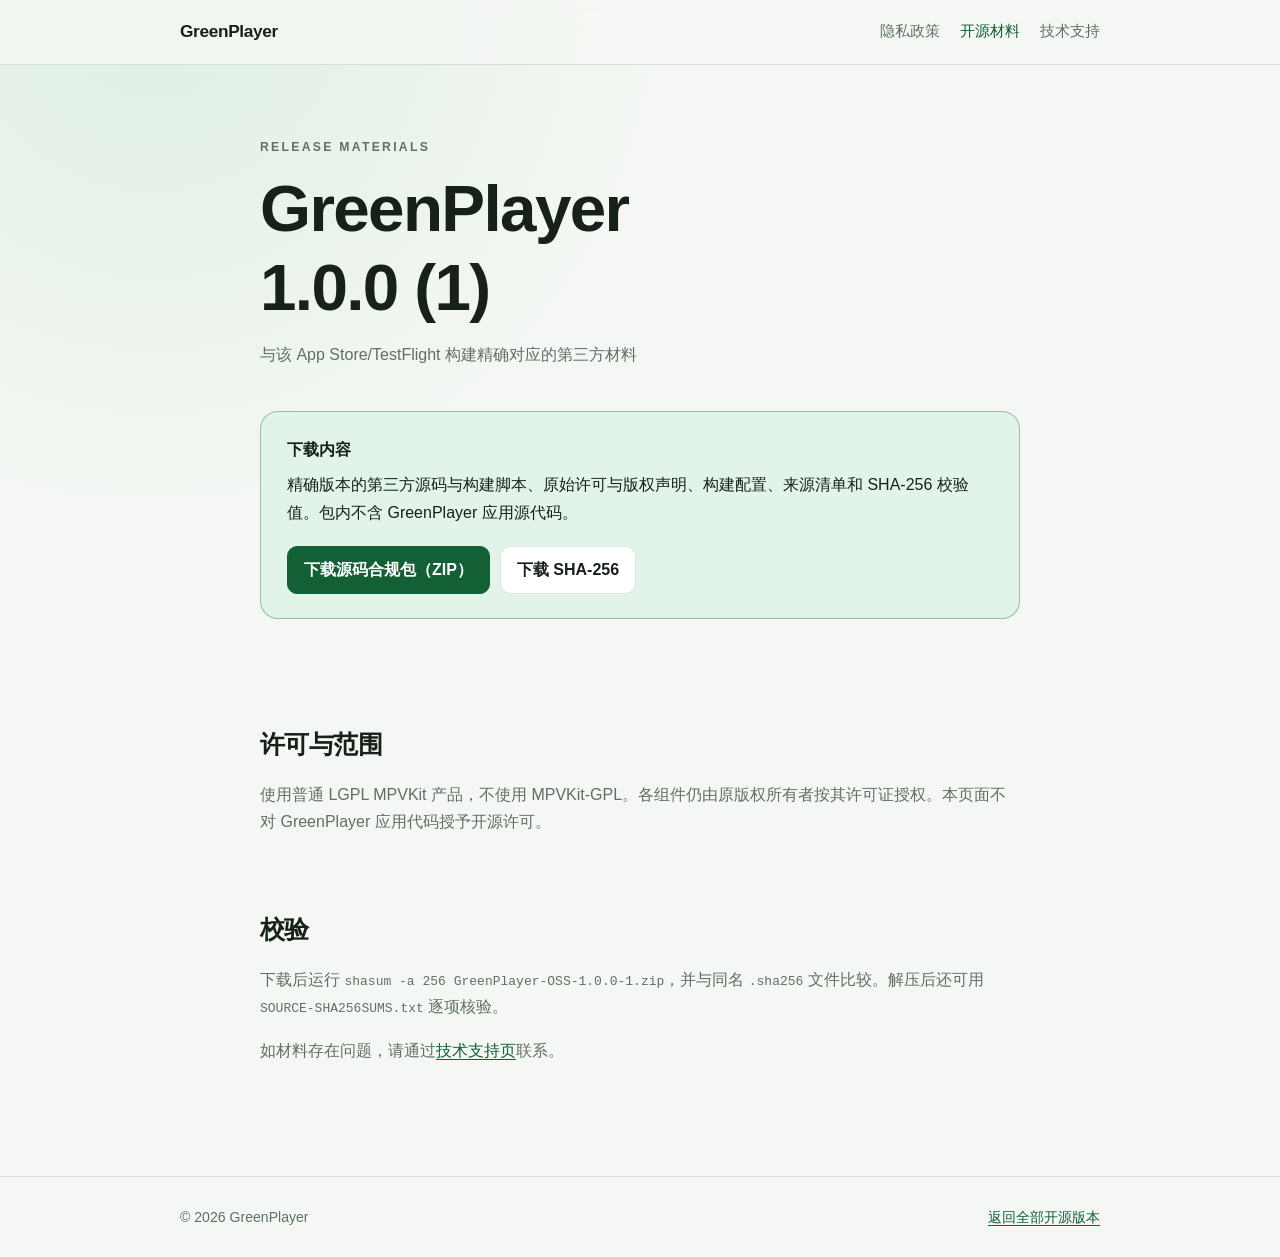
<file: opensource/1.0.0-1/index.html>
<!doctype html>
<html lang="zh-CN">
<head>
  <meta charset="utf-8">
  <meta name="viewport" content="width=device-width, initial-scale=1">
  <meta name="description" content="GreenPlayer 1.0.0 (1) 对应的第三方开源材料">
  <title>GreenPlayer 1.0.0 (1) 开源材料</title>
  <link rel="stylesheet" href="../../assets/style.css">
</head>
<body>
  <header class="site-header">
    <div class="shell nav">
      <a class="brand" href="../../">GreenPlayer</a>
      <nav aria-label="主要导航">
        <a href="../../privacy/">隐私政策</a>
        <a href="../" aria-current="page">开源材料</a>
        <a href="../../support/">技术支持</a>
      </nav>
    </div>
  </header>
  <main class="shell document">
    <p class="eyebrow">RELEASE MATERIALS</p>
    <h1>GreenPlayer<br>1.0.0 (1)</h1>
    <p class="document-meta">与该 App Store/TestFlight 构建精确对应的第三方材料</p>
    <div class="summary">
      <strong>下载内容</strong>
      <p>精确版本的第三方源码与构建脚本、原始许可与版权声明、构建配置、来源清单和 SHA-256 校验值。包内不含 GreenPlayer 应用源代码。</p>
      <div class="button-row">
        <a class="button primary" href="https://github.com/AKAGreen/greenplayer-support/releases/download/oss-1.0.0-1/GreenPlayer-OSS-1.0.0-1.zip">下载源码合规包（ZIP）</a>
        <a class="button" href="https://github.com/AKAGreen/greenplayer-support/releases/download/oss-1.0.0-1/GreenPlayer-OSS-1.0.0-1.zip.sha256">下载 SHA-256</a>
      </div>
    </div>
    <section>
      <h2>许可与范围</h2>
      <p>使用普通 LGPL MPVKit 产品，不使用 MPVKit-GPL。各组件仍由原版权所有者按其许可证授权。本页面不对 GreenPlayer 应用代码授予开源许可。</p>
    </section>
    <section>
      <h2>校验</h2>
      <p>下载后运行 <code>shasum -a 256 GreenPlayer-OSS-1.0.0-1.zip</code>，并与同名 <code>.sha256</code> 文件比较。解压后还可用 <code>SOURCE-SHA256SUMS.txt</code> 逐项核验。</p>
      <p>如材料存在问题，请通过<a href="../../support/">技术支持页</a>联系。</p>
    </section>
  </main>
  <footer class="site-footer">
    <div class="shell footer-row">
      <span>© 2026 GreenPlayer</span>
      <a href="../">返回全部开源版本</a>
    </div>
  </footer>
</body>
</html>
</file>
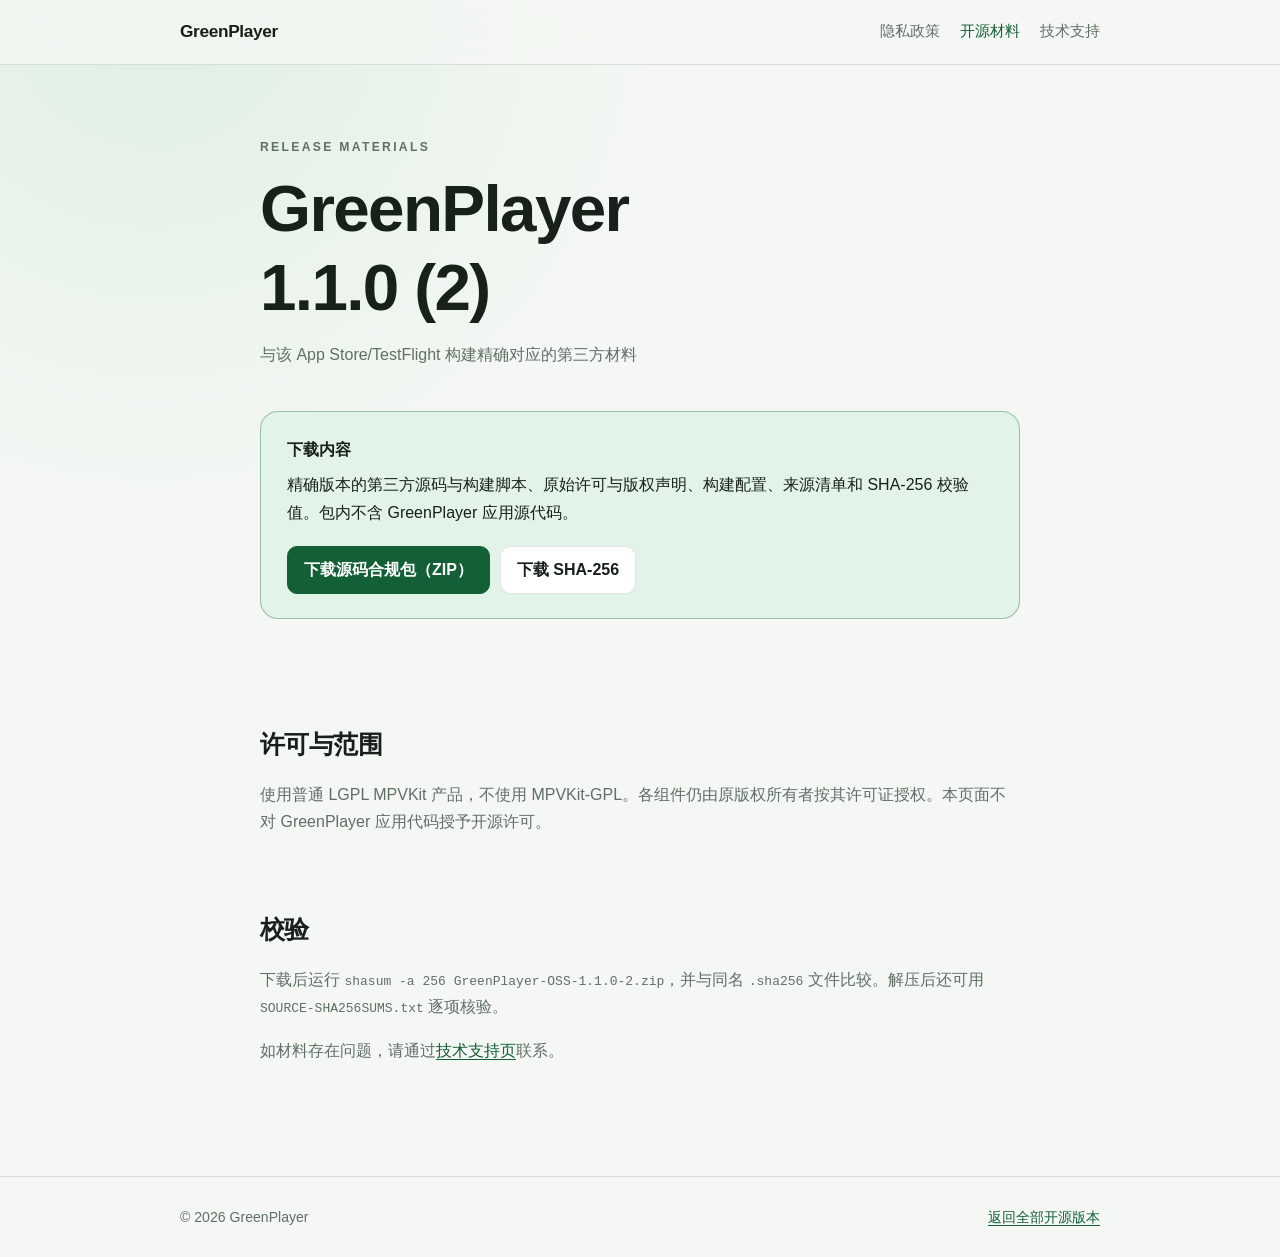
<file: opensource/1.1.0-2/index.html>
<!doctype html>
<html lang="zh-CN">
<head>
  <meta charset="utf-8">
  <meta name="viewport" content="width=device-width, initial-scale=1">
  <meta name="description" content="GreenPlayer 1.1.0 (2) 对应的第三方开源材料">
  <title>GreenPlayer 1.1.0 (2) 开源材料</title>
  <link rel="stylesheet" href="../../assets/style.css">
</head>
<body>
  <header class="site-header">
    <div class="shell nav">
      <a class="brand" href="../../">GreenPlayer</a>
      <nav aria-label="主要导航">
        <a href="../../privacy/">隐私政策</a>
        <a href="../" aria-current="page">开源材料</a>
        <a href="../../support/">技术支持</a>
      </nav>
    </div>
  </header>
  <main class="shell document">
    <p class="eyebrow">RELEASE MATERIALS</p>
    <h1>GreenPlayer<br>1.1.0 (2)</h1>
    <p class="document-meta">与该 App Store/TestFlight 构建精确对应的第三方材料</p>
    <div class="summary">
      <strong>下载内容</strong>
      <p>精确版本的第三方源码与构建脚本、原始许可与版权声明、构建配置、来源清单和 SHA-256 校验值。包内不含 GreenPlayer 应用源代码。</p>
      <div class="button-row">
        <a class="button primary" href="https://github.com/AKAGreen/greenplayer-support/releases/download/oss-1.1.0-2/GreenPlayer-OSS-1.1.0-2.zip">下载源码合规包（ZIP）</a>
        <a class="button" href="https://github.com/AKAGreen/greenplayer-support/releases/download/oss-1.1.0-2/GreenPlayer-OSS-1.1.0-2.zip.sha256">下载 SHA-256</a>
      </div>
    </div>
    <section>
      <h2>许可与范围</h2>
      <p>使用普通 LGPL MPVKit 产品，不使用 MPVKit-GPL。各组件仍由原版权所有者按其许可证授权。本页面不对 GreenPlayer 应用代码授予开源许可。</p>
    </section>
    <section>
      <h2>校验</h2>
      <p>下载后运行 <code>shasum -a 256 GreenPlayer-OSS-1.1.0-2.zip</code>，并与同名 <code>.sha256</code> 文件比较。解压后还可用 <code>SOURCE-SHA256SUMS.txt</code> 逐项核验。</p>
      <p>如材料存在问题，请通过<a href="../../support/">技术支持页</a>联系。</p>
    </section>
  </main>
  <footer class="site-footer">
    <div class="shell footer-row">
      <span>© 2026 GreenPlayer</span>
      <a href="../">返回全部开源版本</a>
    </div>
  </footer>
</body>
</html>
</file>
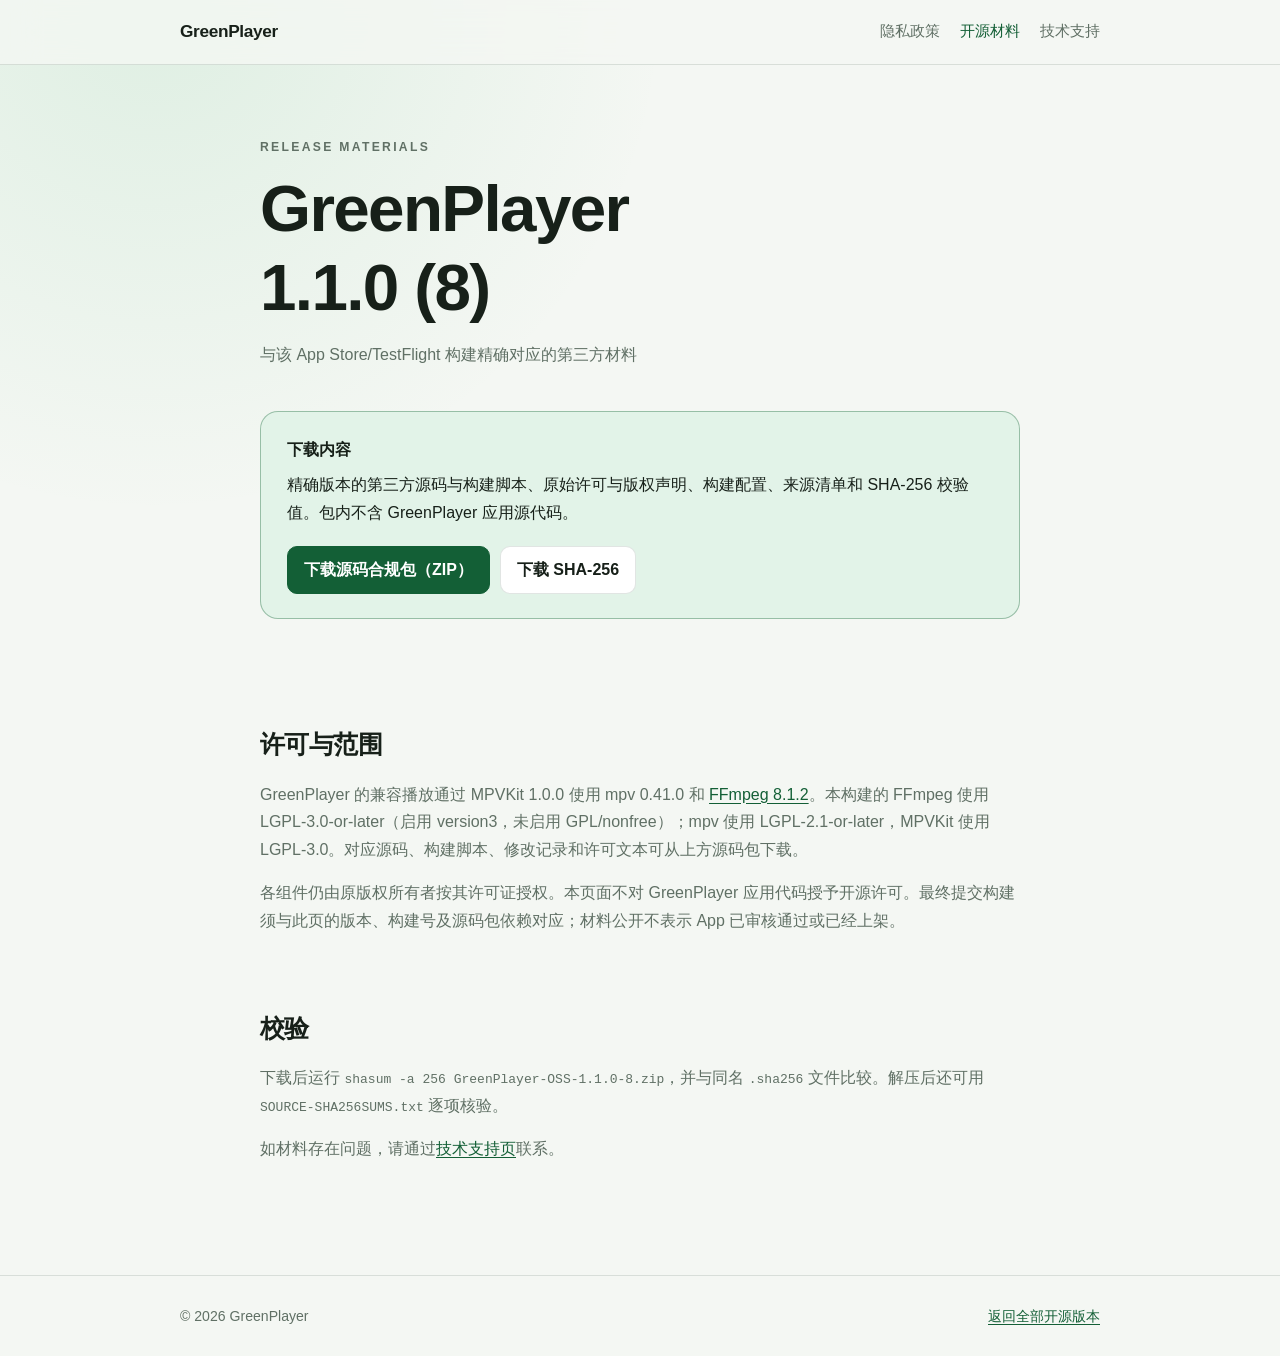
<file: opensource/1.1.0-8/index.html>
<!doctype html>
<html lang="zh-CN">
<head>
  <meta charset="utf-8">
  <meta name="viewport" content="width=device-width, initial-scale=1">
  <meta name="description" content="GreenPlayer 1.1.0 (8) 对应的第三方开源材料">
  <title>GreenPlayer 1.1.0 (8) 开源材料</title>
  <link rel="stylesheet" href="../../assets/style.css">
</head>
<body>
  <header class="site-header">
    <div class="shell nav">
      <a class="brand" href="../../">GreenPlayer</a>
      <nav aria-label="主要导航">
        <a href="../../privacy/">隐私政策</a>
        <a href="../" aria-current="page">开源材料</a>
        <a href="../../support/">技术支持</a>
      </nav>
    </div>
  </header>
  <main class="shell document">
    <p class="eyebrow">RELEASE MATERIALS</p>
    <h1>GreenPlayer<br>1.1.0 (8)</h1>
    <p class="document-meta">与该 App Store/TestFlight 构建精确对应的第三方材料</p>
    <div class="summary">
      <strong>下载内容</strong>
      <p>精确版本的第三方源码与构建脚本、原始许可与版权声明、构建配置、来源清单和 SHA-256 校验值。包内不含 GreenPlayer 应用源代码。</p>
      <div class="button-row">
        <a class="button primary" href="https://github.com/AKAGreen/greenplayer-support/releases/download/oss-1.1.0-8/GreenPlayer-OSS-1.1.0-8.zip">下载源码合规包（ZIP）</a>
        <a class="button" href="https://github.com/AKAGreen/greenplayer-support/releases/download/oss-1.1.0-8/GreenPlayer-OSS-1.1.0-8.zip.sha256">下载 SHA-256</a>
      </div>
    </div>
    <section>
      <h2>许可与范围</h2>
      <p>GreenPlayer 的兼容播放通过 MPVKit 1.0.0 使用 mpv 0.41.0 和 <a href="https://ffmpeg.org/">FFmpeg 8.1.2</a>。本构建的 FFmpeg 使用 LGPL-3.0-or-later（启用 version3，未启用 GPL/nonfree）；mpv 使用 LGPL-2.1-or-later，MPVKit 使用 LGPL-3.0。对应源码、构建脚本、修改记录和许可文本可从上方源码包下载。</p>
      <p>各组件仍由原版权所有者按其许可证授权。本页面不对 GreenPlayer 应用代码授予开源许可。最终提交构建须与此页的版本、构建号及源码包依赖对应；材料公开不表示 App 已审核通过或已经上架。</p>
    </section>
    <section>
      <h2>校验</h2>
      <p>下载后运行 <code>shasum -a 256 GreenPlayer-OSS-1.1.0-8.zip</code>，并与同名 <code>.sha256</code> 文件比较。解压后还可用 <code>SOURCE-SHA256SUMS.txt</code> 逐项核验。</p>
      <p>如材料存在问题，请通过<a href="../../support/">技术支持页</a>联系。</p>
    </section>
  </main>
  <footer class="site-footer">
    <div class="shell footer-row">
      <span>© 2026 GreenPlayer</span>
      <a href="../">返回全部开源版本</a>
    </div>
  </footer>
</body>
</html>
</file>
<file: assets/style.css>
:root {
  color-scheme: light dark;
  --bg: #f4f7f3;
  --surface: rgba(255, 255, 255, 0.78);
  --surface-strong: #ffffff;
  --text: #172019;
  --muted: #607065;
  --line: rgba(30, 58, 40, 0.13);
  --accent: #237a49;
  --accent-strong: #135f36;
  --accent-soft: #e2f3e8;
  --warning: #fff4d9;
  --shadow: 0 22px 55px rgba(22, 58, 35, 0.09);
}

@media (prefers-color-scheme: dark) {
  :root {
    --bg: #101512;
    --surface: rgba(27, 36, 30, 0.82);
    --surface-strong: #1a231d;
    --text: #edf4ef;
    --muted: #a4b4aa;
    --line: rgba(219, 238, 225, 0.13);
    --accent: #6ed39a;
    --accent-strong: #8de5b3;
    --accent-soft: #183d29;
    --warning: #463817;
    --shadow: 0 22px 55px rgba(0, 0, 0, 0.22);
  }
}

* { box-sizing: border-box; }

html { scroll-behavior: smooth; }

body {
  margin: 0;
  min-height: 100vh;
  color: var(--text);
  background:
    radial-gradient(circle at 12% 0%, rgba(91, 190, 126, 0.14), transparent 32rem),
    var(--bg);
  font-family: -apple-system, BlinkMacSystemFont, "SF Pro Text", "PingFang SC", "Helvetica Neue", sans-serif;
  line-height: 1.72;
  -webkit-font-smoothing: antialiased;
}

a { color: var(--accent-strong); text-underline-offset: 0.18em; }

.shell { width: min(920px, calc(100% - 40px)); margin-inline: auto; }

.site-header {
  position: sticky;
  top: 0;
  z-index: 10;
  border-bottom: 1px solid var(--line);
  background: color-mix(in srgb, var(--bg) 82%, transparent);
  backdrop-filter: blur(18px) saturate(140%);
}

.nav {
  min-height: 64px;
  display: flex;
  align-items: center;
  justify-content: space-between;
  gap: 24px;
}

.brand {
  color: var(--text);
  font-size: 1.08rem;
  font-weight: 760;
  letter-spacing: -0.02em;
  text-decoration: none;
}

nav { display: flex; gap: 20px; }
nav a { color: var(--muted); font-size: 0.92rem; text-decoration: none; }
nav a:hover, nav a[aria-current="page"] { color: var(--accent-strong); }

.hero { padding-block: clamp(74px, 12vw, 132px) 96px; }

.eyebrow {
  margin: 0 0 12px;
  color: var(--accent-strong);
  font-size: 0.76rem;
  font-weight: 760;
  letter-spacing: 0.19em;
}

h1, h2, h3 { line-height: 1.2; letter-spacing: -0.025em; }
h1 { margin: 0; font-size: clamp(2.55rem, 8vw, 5rem); }
h2 { margin-top: 2.4em; font-size: 1.55rem; }
h3 { margin: 1.9em 0 0.45em; font-size: 1.06rem; }

.lead {
  max-width: 670px;
  margin: 24px 0 0;
  color: var(--muted);
  font-size: clamp(1.05rem, 2.5vw, 1.24rem);
}

.card-grid {
  display: grid;
  grid-template-columns: repeat(auto-fit, minmax(250px, 1fr));
  gap: 20px;
  margin-top: 58px;
}

.card {
  min-height: 270px;
  padding: 30px;
  display: flex;
  flex-direction: column;
  border: 1px solid var(--line);
  border-radius: 24px;
  color: var(--text);
  background: var(--surface);
  box-shadow: var(--shadow);
  text-decoration: none;
  transition: transform 160ms ease, border-color 160ms ease;
}

.card:hover { transform: translateY(-3px); border-color: var(--accent); }
.card h2 { margin: 12px 0 10px; font-size: 1.7rem; }
.card p { margin: 0; color: var(--muted); }
.card-kicker { color: var(--accent-strong); font-size: 0.73rem; font-weight: 760; letter-spacing: 0.16em; }
.card-action { margin-top: auto; color: var(--accent-strong); font-weight: 680; }

.document { max-width: 760px; padding-block: 72px 96px; }
.document h1 { font-size: clamp(2.35rem, 7vw, 4.1rem); }
.document-meta { margin: 14px 0 42px; color: var(--muted); }
.document section { padding-top: 4px; }
.document p, .document li, .document dd { color: var(--muted); }
.document li + li { margin-top: 7px; }

.summary {
  margin: 34px 0 48px;
  padding: 24px 26px;
  border: 1px solid color-mix(in srgb, var(--accent) 30%, var(--line));
  border-radius: 18px;
  background: var(--accent-soft);
}

.summary p { margin: 8px 0 0; color: var(--text); }
.warning { padding: 17px 20px; border-radius: 13px; background: var(--warning); color: var(--text) !important; }

dl { display: grid; grid-template-columns: minmax(120px, 0.35fr) 1fr; gap: 14px 24px; }
dt { font-weight: 700; }
dd { margin: 0; }

.button-row { display: flex; flex-wrap: wrap; gap: 10px; margin-top: 20px; }
.button {
  display: inline-flex;
  min-height: 44px;
  align-items: center;
  padding: 9px 16px;
  border: 1px solid var(--line);
  border-radius: 10px;
  color: var(--text);
  background: var(--surface-strong);
  font-weight: 650;
  text-decoration: none;
}
.button.primary { border-color: var(--accent-strong); color: #fff; background: var(--accent-strong); }

.site-footer { border-top: 1px solid var(--line); color: var(--muted); font-size: 0.88rem; }
.footer-row { min-height: 80px; display: flex; align-items: center; justify-content: space-between; gap: 16px; }

@media (max-width: 680px) {
  .shell { width: min(100% - 28px, 920px); }
  .nav { min-height: 58px; }
  nav { gap: 13px; }
  .hero { padding-top: 60px; }
  .card-grid { grid-template-columns: 1fr; }
  .card { min-height: 230px; }
  .document { padding-top: 54px; }
  dl { grid-template-columns: 1fr; gap: 3px; }
  dd { margin-bottom: 13px; }
  .footer-row { align-items: flex-start; flex-direction: column; justify-content: center; }
}

@media (prefers-reduced-motion: reduce) {
  html { scroll-behavior: auto; }
  .card { transition: none; }
}
</file>
